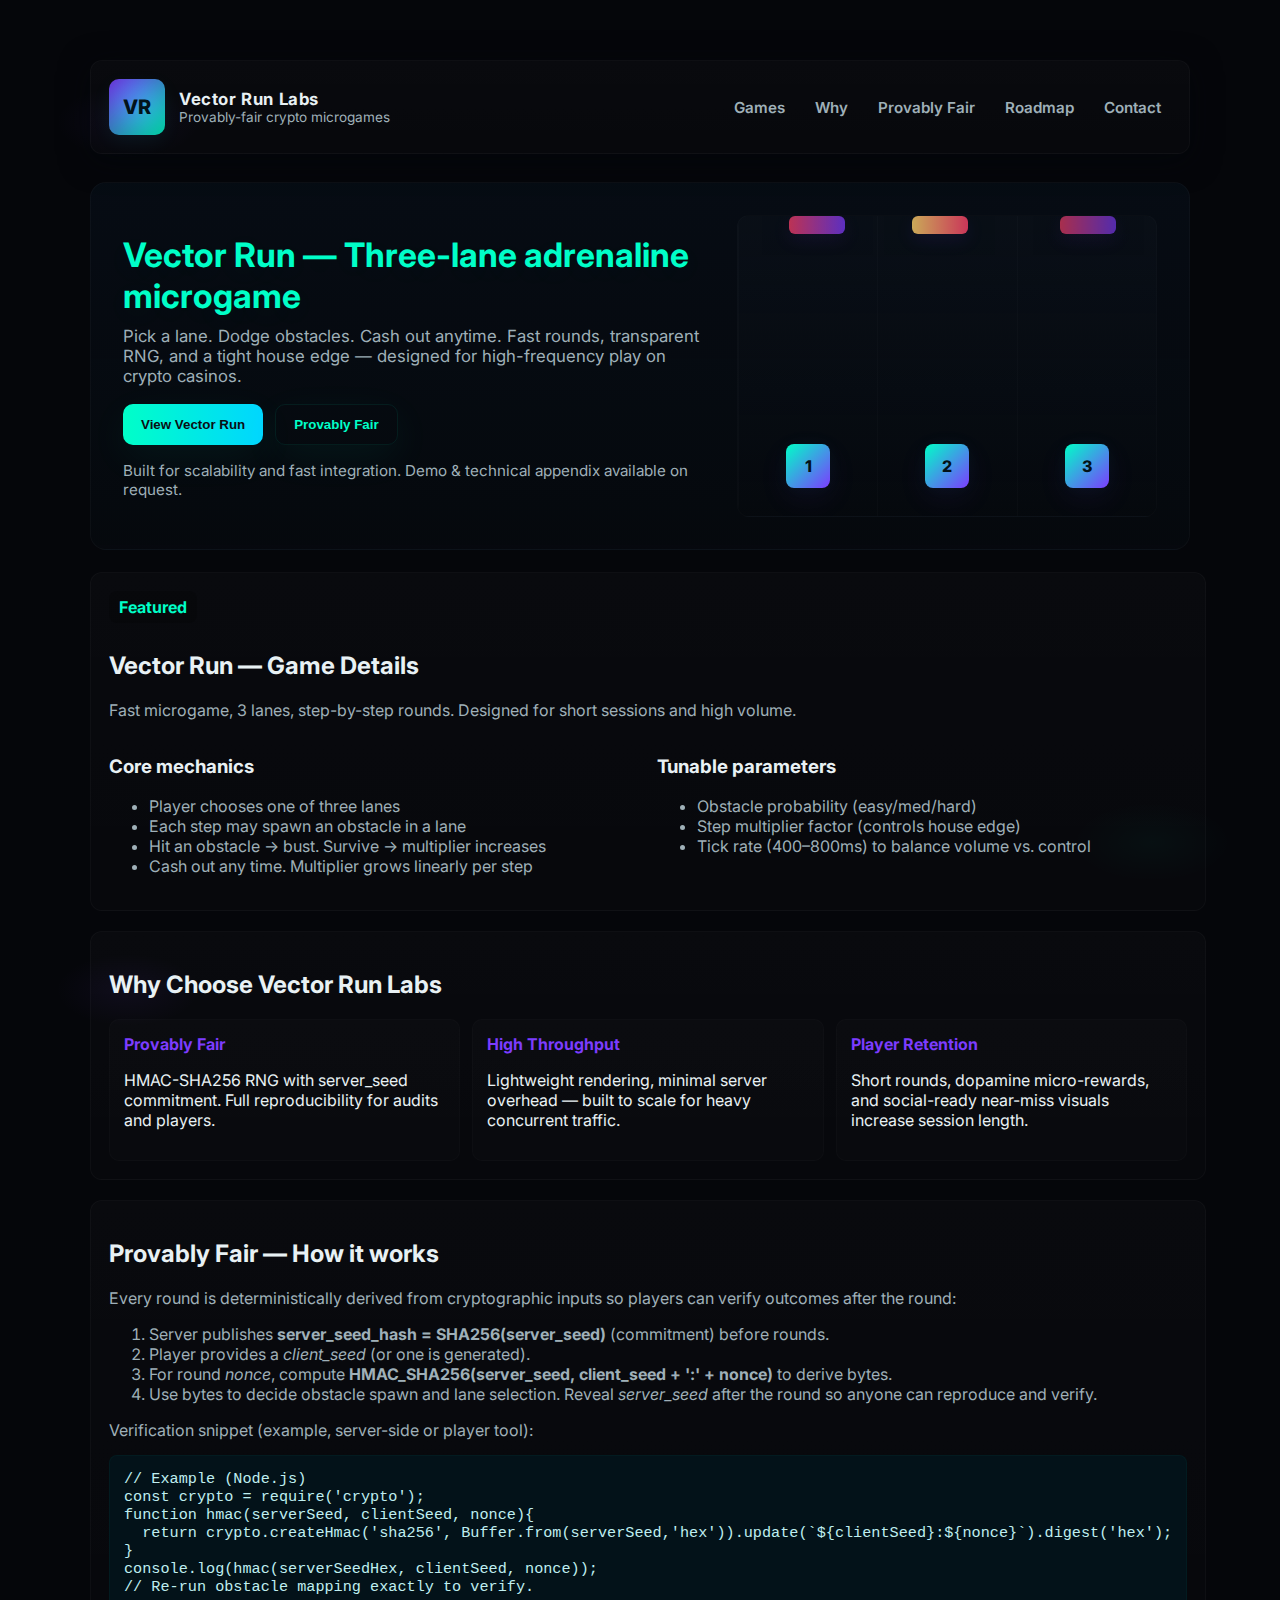
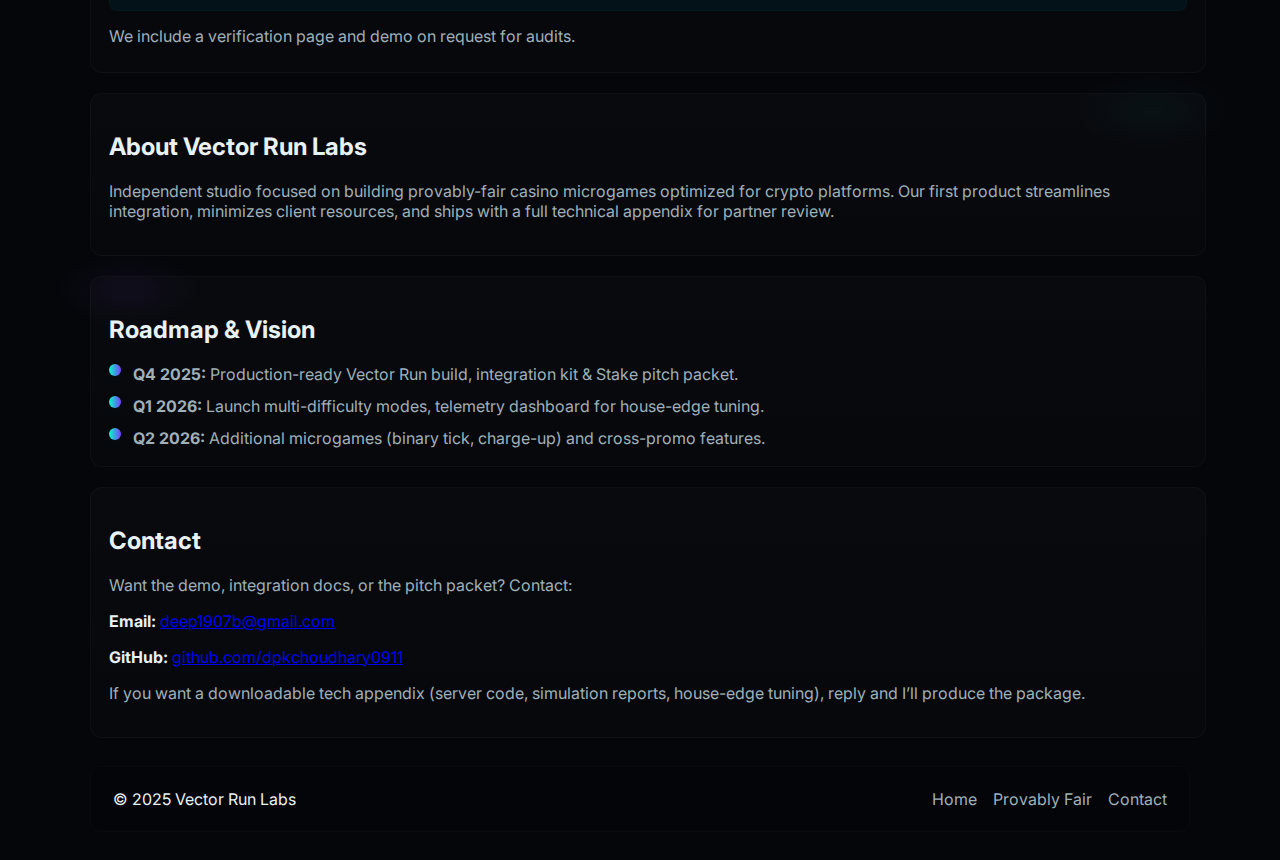
<file: index.html>
<!doctype html>
<html lang="en">
<head>
  <meta charset="utf-8" />
  <meta name="viewport" content="width=device-width,initial-scale=1" />
  <title>Vector Run Labs — Vector Run</title>
  <meta name="description" content="Vector Run Labs — Provably-fair, high-frequency crypto casino microgames. Flagship game: Vector Run." />
  <link rel="preconnect" href="https://fonts.gstatic.com" crossorigin>
  <link href="https://fonts.googleapis.com/css2?family=Inter:wght@300;400;600;800&display=swap" rel="stylesheet">
  <style>
    /* ---------------------------
       NEON CYBERPUNK THEME - SINGLE FILE
       Paste this into index.html and commit.
       --------------------------- */
    :root{
      --bg:#05060a;
      --panel:#07101a;
      --muted:#9fb0b8;
      --neon1:#00ffc8;
      --neon2:#7c3cff;
      --accent: #00d6ff;
      --glass: rgba(255,255,255,0.03);
      --glass-strong: rgba(255,255,255,0.06);
      --radius:14px;
    }
    html,body{height:100%;margin:0;background:radial-gradient(1200px 600px at 10% 10%, rgba(124,60,255,0.06), transparent 6%), radial-gradient(1000px 500px at 90% 90%, rgba(0,255,200,0.03), transparent 8%), var(--bg); font-family:"Inter",system-ui,-apple-system,Segoe UI,Roboto,"Helvetica Neue",Arial; color:#e8f1f4; -webkit-font-smoothing:antialiased; -moz-osx-font-smoothing:grayscale;}
    .wrap{max-width:1100px;margin:32px auto;padding:28px;}
    header{display:flex;align-items:center;gap:20px;justify-content:space-between;padding:18px;border-radius:12px;background:linear-gradient(180deg, rgba(255,255,255,0.02), rgba(255,255,255,0.01));box-shadow:0 6px 30px rgba(2,6,12,0.6);border:1px solid rgba(255,255,255,0.03)}
    .brand{display:flex;align-items:center;gap:14px}
    .logo-plate{width:56px;height:56px;border-radius:10px;display:flex;align-items:center;justify-content:center;background:linear-gradient(135deg,var(--neon2),var(--neon1));box-shadow:0 6px 20px rgba(0,255,200,0.06), inset 0 -6px 30px rgba(0,0,0,0.25);font-weight:800;color:#02131a;font-size:20px}
    .brand h1{margin:0;font-size:1.05rem;letter-spacing:0.6px}
    .brand p{margin:0;color:var(--muted);font-size:0.85rem}
    nav{display:flex;gap:10px;align-items:center}
    .nav-link{color:var(--muted);text-decoration:none;padding:8px 10px;border-radius:8px;font-weight:600;font-size:0.95rem}
    .nav-link:hover{color:var(--neon1);box-shadow:0 6px 18px rgba(0,255,200,0.06);transform:translateY(-2px)}
    .hero{margin-top:28px;border-radius:16px;padding:32px;background:linear-gradient(180deg, rgba(7,16,26,0.6), rgba(8,14,20,0.4));border:1px solid rgba(255,255,255,0.03);display:grid;grid-template-columns: 1fr 420px;gap:28px;align-items:center}
    .hero-left h2{font-size:2.1rem;margin:0 0 10px 0;color:var(--neon1);text-shadow:0 6px 30px rgba(0,255,200,0.06)}
    .hero-left p{color:var(--muted);font-size:1.05rem;margin:0 0 18px 0}
    .cta-row{display:flex;gap:12px}
    .btn{background:linear-gradient(90deg,var(--neon1),var(--accent));border:none;color:#0b0e13;padding:12px 18px;border-radius:10px;font-weight:700;cursor:pointer;box-shadow:0 12px 40px rgba(0,255,200,0.06);transition:transform .16s}
    .btn.ghost{background:transparent;color:var(--neon1);border:1px solid rgba(0,255,200,0.08);font-weight:600}
    .btn:hover{transform:translateY(-4px)}
    /* hero right: animated lane preview */
    .lane-preview{height:300px;border-radius:12px;background:linear-gradient(180deg, rgba(12,18,26,0.6), rgba(6,9,14,0.3));position:relative;overflow:hidden;border:1px solid rgba(255,255,255,0.02)}
    .lane-grid{position:absolute;inset:0;display:grid;grid-template-columns:repeat(3,1fr);gap:0}
    .lane{border-left:1px solid rgba(255,255,255,0.02);display:flex;align-items:flex-end;justify-content:center;padding-bottom:28px}
    .runner{width:44px;height:44px;border-radius:8px;background:linear-gradient(135deg,var(--neon1),var(--neon2));box-shadow:0 10px 30px rgba(124,60,255,0.08), 0 0 18px rgba(0,255,200,0.04);display:flex;align-items:center;justify-content:center;font-weight:800;color:#031217}
    .obstacle{position:absolute;width:56px;height:18px;background:linear-gradient(90deg,#ff416c,#7c3cff);border-radius:6px;box-shadow:0 6px 18px rgba(124,60,255,0.12);left:50%;transform:translateX(-50%);animation:fall 1.6s linear infinite}
    .obstacle.alt{background:linear-gradient(90deg,#ffd36b,#ff416c);left:calc(16.6% + 33%)}
    @keyframes fall {0%{top:-12%}100%{top:110%}}
    /* info cards area */
    .content{display:grid;grid-template-columns:1fr;gap:20px;margin-top:22px}
    .card{background:linear-gradient(180deg, rgba(255,255,255,0.02), rgba(255,255,255,0.01));border-radius:12px;padding:18px;border:1px solid rgba(255,255,255,0.03)}
    .badge{display:inline-block;padding:6px 10px;border-radius:8px;background:rgba(0,0,0,0.2);color:var(--neon1);font-weight:700;margin-bottom:8px}
    /* Why choose us */
    .grid-3{display:grid;grid-template-columns:repeat(3,1fr);gap:12px}
    .feature{padding:14px;border-radius:10px;background:linear-gradient(180deg, rgba(255,255,255,0.015), rgba(255,255,255,0.01));border:1px solid rgba(255,255,255,0.02)}
    .feature h4{margin:0 0 8px 0;color:var(--neon2)}
    /* provably fair block */
    .pf pre{background:#031219;padding:14px;border-radius:8px;overflow:auto;color:#bfeef0;border:1px solid rgba(0,255,200,0.04);font-size:0.95rem}
    .pf p{color:var(--muted);margin:8px 0}
    /* roadmap */
    .timeline{display:flex;flex-direction:column;gap:12px}
    .step{display:flex;gap:12px;align-items:flex-start}
    .dot{width:12px;height:12px;border-radius:50%;background:linear-gradient(90deg,var(--neon1),var(--neon2));box-shadow:0 6px 18px rgba(0,255,200,0.06)}
    .step .meta{color:var(--muted)}
    /* footer */
    footer{margin-top:28px;padding:22px;border-radius:10px;background:linear-gradient(180deg, rgba(0,0,0,0.12), rgba(0,0,0,0.06));display:flex;justify-content:space-between;align-items:center;gap:12px;border:1px solid rgba(255,255,255,0.02)}
    .foot-links a{color:var(--muted);margin-left:12px;text-decoration:none}
    .foot-links a:hover{color:var(--neon1)}
    /* responsive */
    @media (max-width:980px){
      .hero{grid-template-columns:1fr; padding:20px}
      .lane-preview{height:260px}
      .grid-3{grid-template-columns:1fr}
    }
    @media (max-width:520px){
      .logo-plate{width:46px;height:46px;font-size:16px}
      .hero-left h2{font-size:1.6rem}
      header{padding:12px}
      .wrap{padding:12px}
    }
  </style>
</head>
<body>
  <div class="wrap">
    <header>
      <div class="brand">
        <div class="logo-plate" aria-hidden>VR</div>
        <div>
          <h1>Vector Run Labs</h1>
          <p>Provably-fair crypto microgames</p>
        </div>
      </div>
      <nav>
        <a class="nav-link" href="#games">Games</a>
        <a class="nav-link" href="#why">Why</a>
        <a class="nav-link" href="#provable">Provably Fair</a>
        <a class="nav-link" href="#roadmap">Roadmap</a>
        <a class="nav-link" href="#contact">Contact</a>
      </nav>
    </header>

    <!-- HERO -->
    <section class="hero" id="hero" aria-labelledby="hero-title">
      <div class="hero-left">
        <h2 id="hero-title">Vector Run — Three-lane adrenaline microgame</h2>
        <p>Pick a lane. Dodge obstacles. Cash out anytime. Fast rounds, transparent RNG, and a tight house edge — designed for high-frequency play on crypto casinos.</p>
        <div class="cta-row">
          <button class="btn" onclick="scrollToSection('games')">View Vector Run</button>
          <button class="btn ghost" onclick="scrollToSection('provable')">Provably Fair</button>
        </div>
        <div style="margin-top:16px;color:var(--muted);font-size:0.95rem">Built for scalability and fast integration. Demo & technical appendix available on request.</div>
      </div>

      <div class="lane-preview" aria-hidden>
        <!-- animated lanes + runner -->
        <div class="lane-grid">
          <div class="lane"><div class="runner" style="transform:translateY(0)">1</div></div>
          <div class="lane"><div class="runner" style="transform:translateY(0)">2</div></div>
          <div class="lane"><div class="runner" style="transform:translateY(0)">3</div></div>
        </div>
        <!-- moving obstacles (different lanes) -->
        <div id="obs1" class="obstacle" style="left:16.6%"></div>
        <div id="obs2" class="obstacle alt" style="left:50%;animation-delay:.7s"></div>
        <div id="obs3" class="obstacle" style="left:83.4%;animation-delay:.35s"></div>
      </div>
    </section>

    <!-- CONTENT -->
    <div class="content">
      <!-- Vector Run detailed card -->
      <section id="games" class="card" aria-labelledby="games-title">
        <span class="badge">Featured</span>
        <h2 id="games-title">Vector Run — Game Details</h2>
        <p class="meta" style="color:var(--muted)">Fast microgame, 3 lanes, step-by-step rounds. Designed for short sessions and high volume.</p>
        <div style="display:flex;gap:18px;flex-wrap:wrap;margin-top:12px">
          <div style="flex:1;min-width:240px">
            <h3>Core mechanics</h3>
            <ul style="color:var(--muted);margin-top:6px">
              <li>Player chooses one of three lanes</li>
              <li>Each step may spawn an obstacle in a lane</li>
              <li>Hit an obstacle → bust. Survive → multiplier increases</li>
              <li>Cash out any time. Multiplier grows linearly per step</li>
            </ul>
          </div>
          <div style="flex:1;min-width:240px">
            <h3>Tunable parameters</h3>
            <ul style="color:var(--muted);margin-top:6px">
              <li>Obstacle probability (easy/med/hard)</li>
              <li>Step multiplier factor (controls house edge)</li>
              <li>Tick rate (400–800ms) to balance volume vs. control</li>
            </ul>
          </div>
        </div>
      </section>

      <!-- Why choose us -->
      <section id="why" class="card">
        <h2>Why Choose Vector Run Labs</h2>
        <div class="grid-3" style="margin-top:12px">
          <div class="feature">
            <h4>Provably Fair</h4>
            <p class="meta">HMAC-SHA256 RNG with server_seed commitment. Full reproducibility for audits and players.</p>
          </div>
          <div class="feature">
            <h4>High Throughput</h4>
            <p class="meta">Lightweight rendering, minimal server overhead — built to scale for heavy concurrent traffic.</p>
          </div>
          <div class="feature">
            <h4>Player Retention</h4>
            <p class="meta">Short rounds, dopamine micro-rewards, and social-ready near-miss visuals increase session length.</p>
          </div>
        </div>
      </section>

      <!-- Provably fair explanation -->
      <section id="provable" class="card pf" aria-labelledby="pf-title">
        <h2 id="pf-title">Provably Fair — How it works</h2>
        <p>Every round is deterministically derived from cryptographic inputs so players can verify outcomes after the round:</p>
        <ol style="color:var(--muted)">
          <li>Server publishes <strong>server_seed_hash = SHA256(server_seed)</strong> (commitment) before rounds.</li>
          <li>Player provides a <em>client_seed</em> (or one is generated).</li>
          <li>For round <em>nonce</em>, compute <strong>HMAC_SHA256(server_seed, client_seed + ':' + nonce)</strong> to derive bytes.</li>
          <li>Use bytes to decide obstacle spawn and lane selection. Reveal <em>server_seed</em> after the round so anyone can reproduce and verify.</li>
        </ol>
        <p class="meta">Verification snippet (example, server-side or player tool):</p>
        <pre>// Example (Node.js)
const crypto = require('crypto');
function hmac(serverSeed, clientSeed, nonce){
  return crypto.createHmac('sha256', Buffer.from(serverSeed,'hex')).update(`${clientSeed}:${nonce}`).digest('hex');
}
console.log(hmac(serverSeedHex, clientSeed, nonce));
// Re-run obstacle mapping exactly to verify.</pre>
        <p style="color:var(--muted)">We include a verification page and demo on request for audits.</p>
      </section>

      <!-- About the studio -->
      <section id="about-studio" class="card">
        <h2>About Vector Run Labs</h2>
        <p style="color:var(--muted)">Independent studio focused on building provably-fair casino microgames optimized for crypto platforms. Our first product streamlines integration, minimizes client resources, and ships with a full technical appendix for partner review.</p>
      </section>

      <!-- Roadmap -->
      <section id="roadmap" class="card">
        <h2>Roadmap & Vision</h2>
        <div class="timeline" style="margin-top:10px">
          <div class="step"><div class="dot"></div><div class="meta"><strong>Q4 2025:</strong> Production-ready Vector Run build, integration kit & Stake pitch packet.</div></div>
          <div class="step"><div class="dot"></div><div class="meta"><strong>Q1 2026:</strong> Launch multi-difficulty modes, telemetry dashboard for house-edge tuning.</div></div>
          <div class="step"><div class="dot"></div><div class="meta"><strong>Q2 2026:</strong> Additional microgames (binary tick, charge-up) and cross-promo features.</div></div>
        </div>
      </section>

      <!-- Contact -->
      <section id="contact" class="card">
        <h2>Contact</h2>
        <p style="color:var(--muted)">Want the demo, integration docs, or the pitch packet? Contact:</p>
        <p><strong>Email:</strong> <a href="mailto:deep1907b@gmail.com">deep1907b@gmail.com</a></p>
        <p><strong>GitHub:</strong> <a href="https://github.com/dpkchoudhary0911">github.com/dpkchoudhary0911</a></p>
        <p style="color:var(--muted);margin-top:8px">If you want a downloadable tech appendix (server code, simulation reports, house-edge tuning), reply and I’ll produce the package.</p>
      </section>
    </div>

    <!-- footer -->
    <footer>
      <div>&copy; 2025 Vector Run Labs</div>
      <div class="foot-links">
        <a href="#hero">Home</a>
        <a href="#provable">Provably Fair</a>
        <a href="#contact">Contact</a>
      </div>
    </footer>
  </div>

  <script>
    // small UX helpers
    function scrollToSection(id){
      document.getElementById(id).scrollIntoView({behavior:'smooth', block:'start'});
    }

    // subtle runner/obstacle variance for the hero preview
    (function animatePreview(){
      const obs = [document.getElementById('obs1'), document.getElementById('obs2'), document.getElementById('obs3')];
      function randomize(){
        obs.forEach((o,i)=>{
          const laneLeft = [16.6,50,83.4][i];
          const jitter = (Math.random()-0.5)*6;
          o.style.left = (laneLeft + jitter) + '%';
          o.style.animationDuration = (1.2 + Math.random()*0.9).toFixed(2) + 's';
          o.style.opacity = 0.9 - Math.random()*0.35;
        });
      }
      setInterval(randomize, 900);
      randomize();
    })();
  </script>
</body>
</html>
</file>
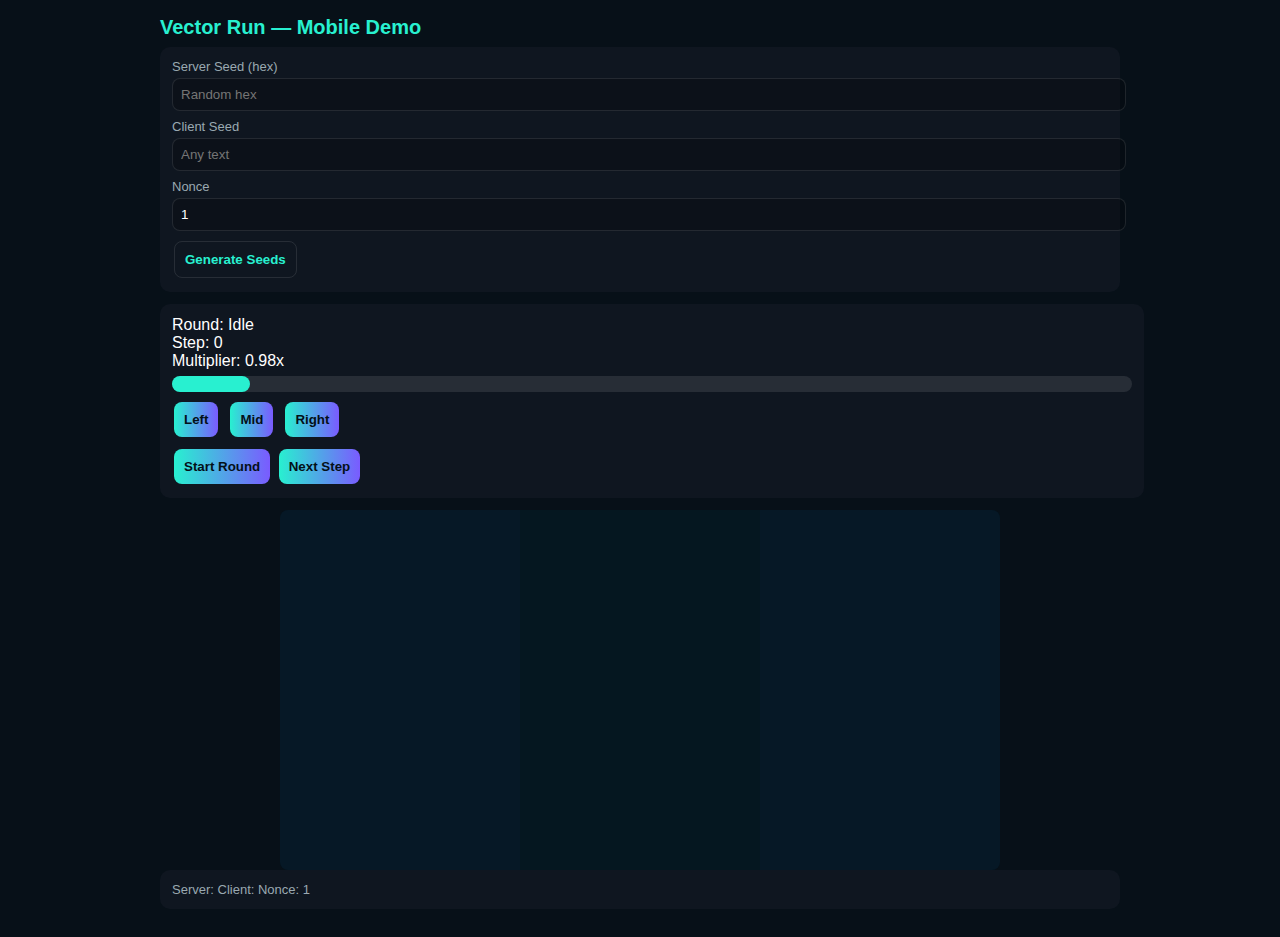
<file: demo/index.html>
<!doctype html>
<html lang="en">
<head>
<meta charset="utf-8" />
<meta name="viewport" content="width=device-width,initial-scale=1" />
<title>Vector Run — Mobile Demo</title>
<style>
:root{
  --bg:#071018;
  --panel:#0f1620;
  --muted:#9aa9b1;
  --accent:#28f0d0;
  --accent2:#7a5bff;
  --danger:#ff6b6b;
}
body{margin:0;font-family:Inter,Arial,sans-serif;background:var(--bg);color:#fff;display:flex;flex-direction:column;align-items:center;padding:16px;}
.wrap{max-width:960px;width:100%;}
h1{margin:0 0 8px;color:var(--accent);font-size:20px;}
.panel{background:var(--panel);padding:12px;border-radius:10px;margin-bottom:12px;}
label{display:block;margin-bottom:4px;color:var(--muted);font-size:13px;}
input[type=text], input[type=number]{width:100%;padding:8px;border-radius:8px;border:1px solid rgba(255,255,255,0.1);margin-bottom:8px;background:rgba(0,0,0,0.2);color:#fff;}
button{padding:10px;border-radius:8px;border:0;background:linear-gradient(90deg,var(--accent),var(--accent2));color:#041018;font-weight:700;cursor:pointer;margin:2px;}
button.ghost{background:transparent;border:1px solid rgba(255,255,255,0.1);color:var(--accent);}
.game-area{display:flex;flex-direction:column;align-items:center;width:100%;}
canvas{width:100%;max-width:720px;border-radius:8px;background:#041018;touch-action:none;}
.hud{width:100%;margin-top:8px;}
.bar-container{width:100%;height:16px;background:rgba(255,255,255,0.1);border-radius:8px;margin:6px 0;}
.bar-fill{height:100%;width:0%;background:var(--accent);border-radius:8px;}
.lane-buttons{display:flex;gap:8px;margin:8px 0;}
.muted{color:var(--muted);font-size:13px;}
</style>
</head>
<body>
<div class="wrap">
<h1>Vector Run — Mobile Demo</h1>

<div class="panel">
  <label>Server Seed (hex)</label>
  <input id="serverSeed" type="text" placeholder="Random hex"/>
  <label>Client Seed</label>
  <input id="clientSeed" type="text" placeholder="Any text"/>
  <label>Nonce</label>
  <input id="nonce" type="number" min="0" value="1"/>
  <button id="genBtn" class="ghost">Generate Seeds</button>
</div>

<div class="panel hud">
  <div>Round: <span id="roundState">Idle</span></div>
  <div>Step: <span id="step">0</span></div>
  <div>Multiplier: <span id="mult">1.00x</span></div>
  <div class="bar-container"><div id="multBar" class="bar-fill"></div></div>
  <div class="lane-buttons">
    <button id="lane0">Left</button>
    <button id="lane1">Mid</button>
    <button id="lane2">Right</button>
  </div>
  <button id="startBtn">Start Round</button>
  <button id="nextStepBtn" disabled>Next Step</button>
</div>

<div class="game-area">
  <canvas id="gameCanvas" width="720" height="360"></canvas>
</div>

<div class="panel muted" id="seedPreview"></div>
</div>

<script>
/* ===== Utilities ===== */
function bytesToHex(bytes){return Array.from(bytes).map(b=>b.toString(16).padStart(2,'0')).join('');}
async function sha256Bytes(data){return new Uint8Array(await crypto.subtle.digest('SHA-256', data));}
function randHex(len=64){const a=new Uint8Array(len/2);crypto.getRandomValues(a);return bytesToHex(a);}

/* ===== Deterministic RNG ===== */
class DetermRNG{
  constructor(server, client, nonce){
    this.server=server||''; this.client=client||''; this.nonce=String(nonce||'0'); this.counter=0; this.buf=new Uint8Array([]); this.i=0;
  }
  async refill(){
    const msg=`${this.server}:${this.client}:${this.nonce}:${this.counter}`;
    const hash=await sha256Bytes(new TextEncoder().encode(msg));
    const nbuf=new Uint8Array(this.buf.length+hash.length);
    nbuf.set(this.buf); nbuf.set(hash,this.buf.length); this.buf=nbuf; this.i=0; this.counter++;
  }
  async nextByte(){if(this.i>=this.buf.length) await this.refill(); return this.buf[this.i++];}
  async nextFloat(){return (((await this.nextByte())<<24 | (await this.nextByte())<<16 | (await this.nextByte())<<8 | await this.nextByte())>>>0)/4294967296;}
}

/* ===== DOM Elements ===== */
const serverSeedEl=document.getElementById('serverSeed');
const clientSeedEl=document.getElementById('clientSeed');
const nonceEl=document.getElementById('nonce');
const genBtn=document.getElementById('genBtn');
const startBtn=document.getElementById('startBtn');
const nextStepBtn=document.getElementById('nextStepBtn');
const laneBtns=[0,1,2].map(i=>document.getElementById('lane'+i));
const roundEl=document.getElementById('roundState');
const stepEl=document.getElementById('step');
const multEl=document.getElementById('mult');
const multBarEl=document.getElementById('multBar');
const seedPreviewEl=document.getElementById('seedPreview');
const canvas=document.getElementById('gameCanvas');
const ctx=canvas.getContext('2d');

let rng=null, obstacles=[], stepNum=0, chosenLane=null, playing=false;
const stepInterval=700, maxSteps=50, houseEdge=0.02;

/* ===== Seed Generation ===== */
genBtn.onclick=()=>{
  serverSeedEl.value=randHex(64);
  clientSeedEl.value=Math.random().toString(36).slice(2,12);
  nonceEl.value=Math.floor(Math.random()*999);
  updateSeedPreview();
};

/* ===== Lane Selection ===== */
laneBtns.forEach((btn,i)=>btn.onclick=()=>{chosenLane=i; updateHUD(); draw(); nextStepBtn.disabled=false;});

/* ===== Game Controls ===== */
startBtn.onclick=async()=>{
  if(playing) return;
  rng=new DetermRNG(serverSeedEl.value.trim(), clientSeedEl.value.trim()||'demo', nonceEl.value||'1');
  await rng.refill();
  obstacles=[];
  for(let s=0;s<maxSteps;s++){
    const f=await rng.nextFloat(); obstacles.push(f<0.33 ? (await rng.nextByte())%3 : null);
  }
  stepNum=0; chosenLane=null; playing=true; roundEl.textContent='LIVE';
  updateHUD(); draw(); nextStepBtn.disabled=true;
};

/* ===== Next Step (Mandatory Lane) ===== */
nextStepBtn.onclick=()=>{
  if(!chosenLane) return;
  const obLane=obstacles[stepNum];
  if(obLane!==null && chosenLane===obLane){playing=false; roundEl.textContent='BUST'; nextStepBtn.disabled=true;}
  stepNum++;
  chosenLane=null; nextStepBtn.disabled=true;
  updateHUD(); draw();
};

/* ===== Multiplier ===== */
function getMultiplier(step){return (1/(1-0.33*Math.min(1,step/maxSteps)))*(1-houseEdge);}

/* ===== HUD ===== */
function updateHUD(){
  stepEl.textContent=stepNum;
  const mult=getMultiplier(stepNum);
  multEl.textContent=mult.toFixed(2)+'x';
  multBarEl.style.width=Math.min(mult/12*100,100)+'%';
  updateSeedPreview();
}
function updateSeedPreview(){
  seedPreviewEl.textContent=`Server: ${serverSeedEl.value}\nClient: ${clientSeedEl.value}\nNonce: ${nonceEl.value}`;
}

/* ===== Drawing ===== */
function draw(){
  ctx.fillStyle='#041018'; ctx.fillRect(0,0,canvas.width,canvas.height);
  const laneW=canvas.width/3;

  // Lanes
  for(let i=0;i<3;i++){
    ctx.fillStyle=(i%2===0)?'#061826':'#051720'; ctx.fillRect(i*laneW,0,laneW,canvas.height);
  }

  // Obstacles (smooth)
  const previewSteps=6;
  for(let i=0;i<previewSteps;i++){
    const s=stepNum+i;
    if(s>=obstacles.length) break;
    const obLane=obstacles[s]; if(obLane===null) continue;
    const t=i/previewSteps;
    const y=30 + t*(canvas.height-80);
    const x=obLane*laneW + laneW/2;
    ctx.fillStyle=i===0?'#ff6b6b':'#7c3cff';
    ctx.beginPath(); ctx.roundRect(x-22, y,44,16,6); ctx.fill();
  }

  // Player
  if(chosenLane!==null){
    const px=chosenLane*laneW+laneW/2, py=canvas.height-46;
    ctx.fillStyle='#28f0d0'; ctx.beginPath(); ctx.roundRect(px-22, py-34,44,44,8); ctx.fill();
  }
}

/* ===== Polyfill ===== */
if(!CanvasRenderingContext2D.prototype.roundRect){
  CanvasRenderingContext2D.prototype.roundRect=function(x,y,w,h,r){
    if(typeof r==='number') r={tl:r,tr:r,br:r,bl:r};
    this.beginPath();
    this.moveTo(x+r.tl,y);
    this.arcTo(x+w,y,x+w,y+h,r.tr);
    this.arcTo(x+w,y+h,x,y+h,r.br);
    this.arcTo(x,y+h,x,y,r.bl);
    this.arcTo(x,y,x+w,y,r.tl);
    this.closePath();
  };
}

/* ===== Canvas Tap ===== */
canvas.addEventListener('touchstart', ev=>{
  const rect=canvas.getBoundingClientRect();
  const x=ev.touches[0].clientX-rect.left;
  const lane=Math.floor(x/(rect.width/3));
  chosenLane=lane; updateHUD(); draw(); nextStepBtn.disabled=false;
});

/* ===== Initial Draw ===== */
draw();
updateHUD();
</script>
</body>
</html>
</file>
